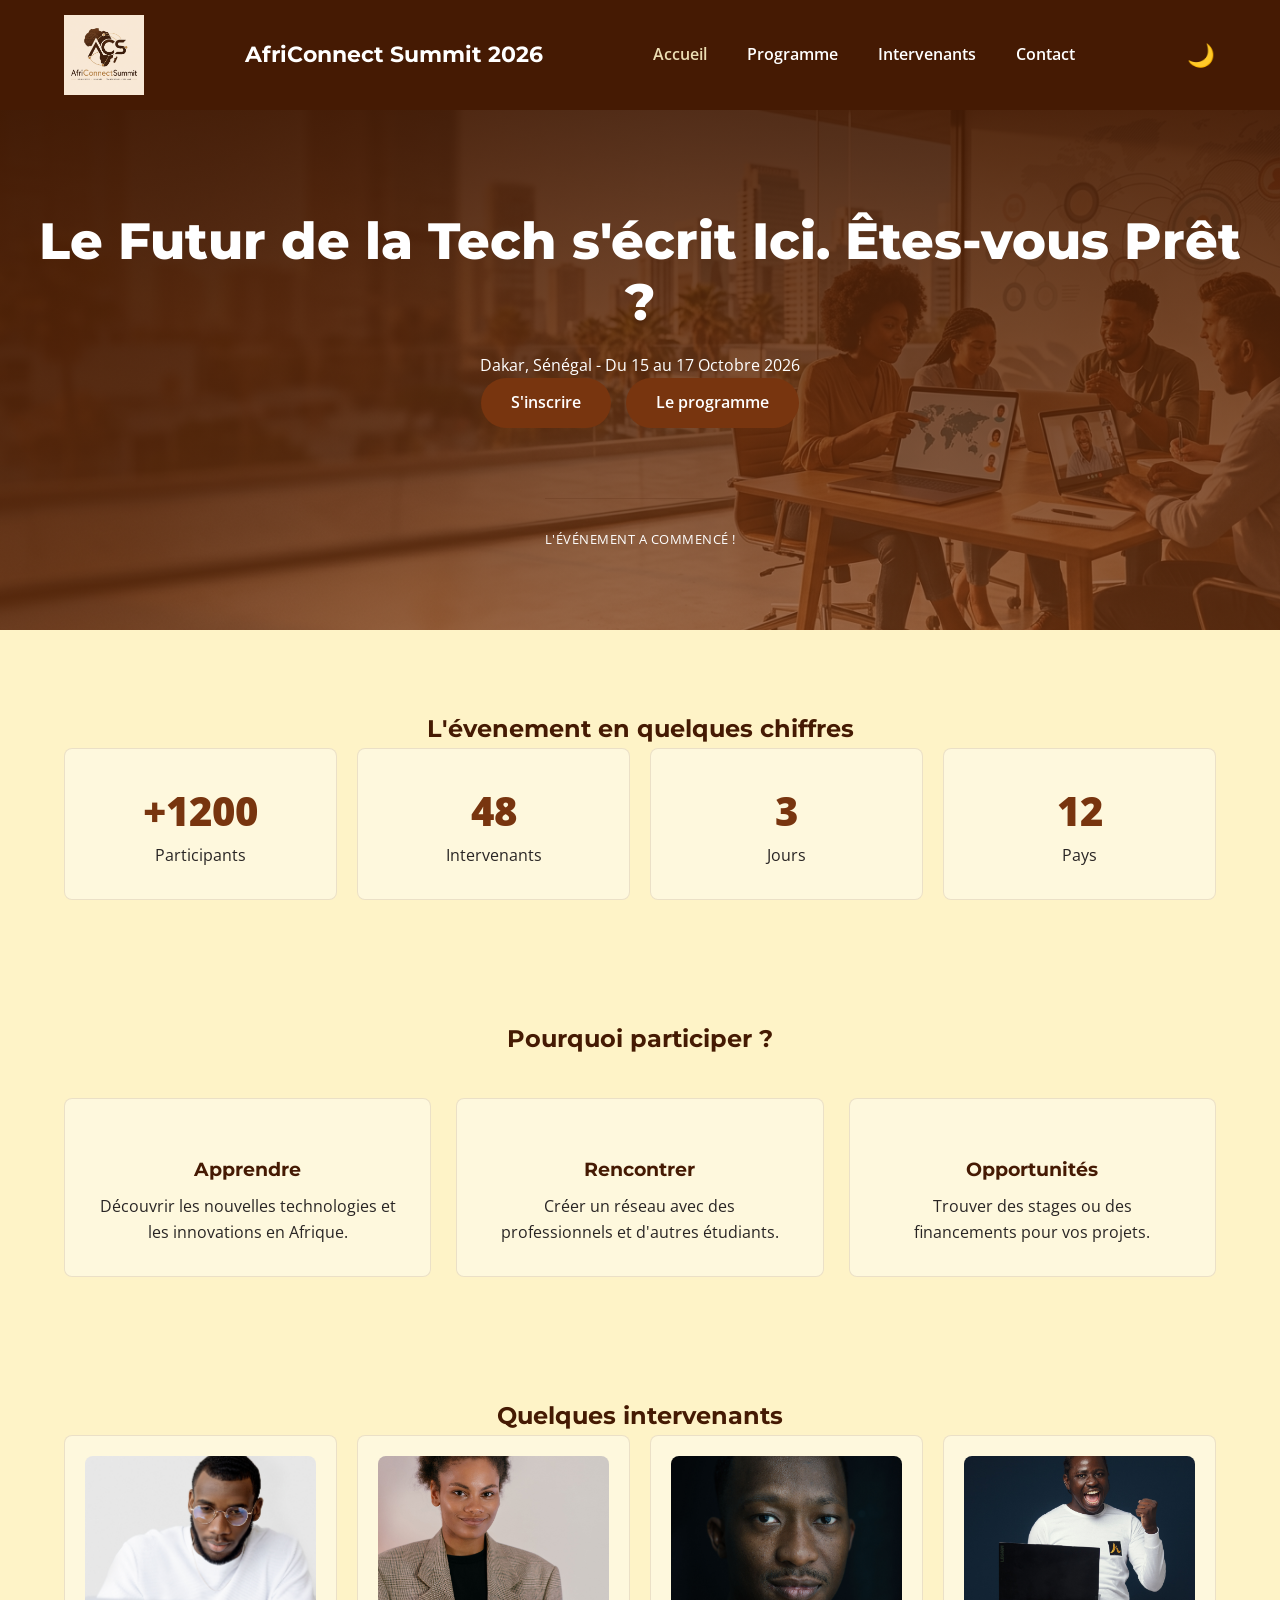
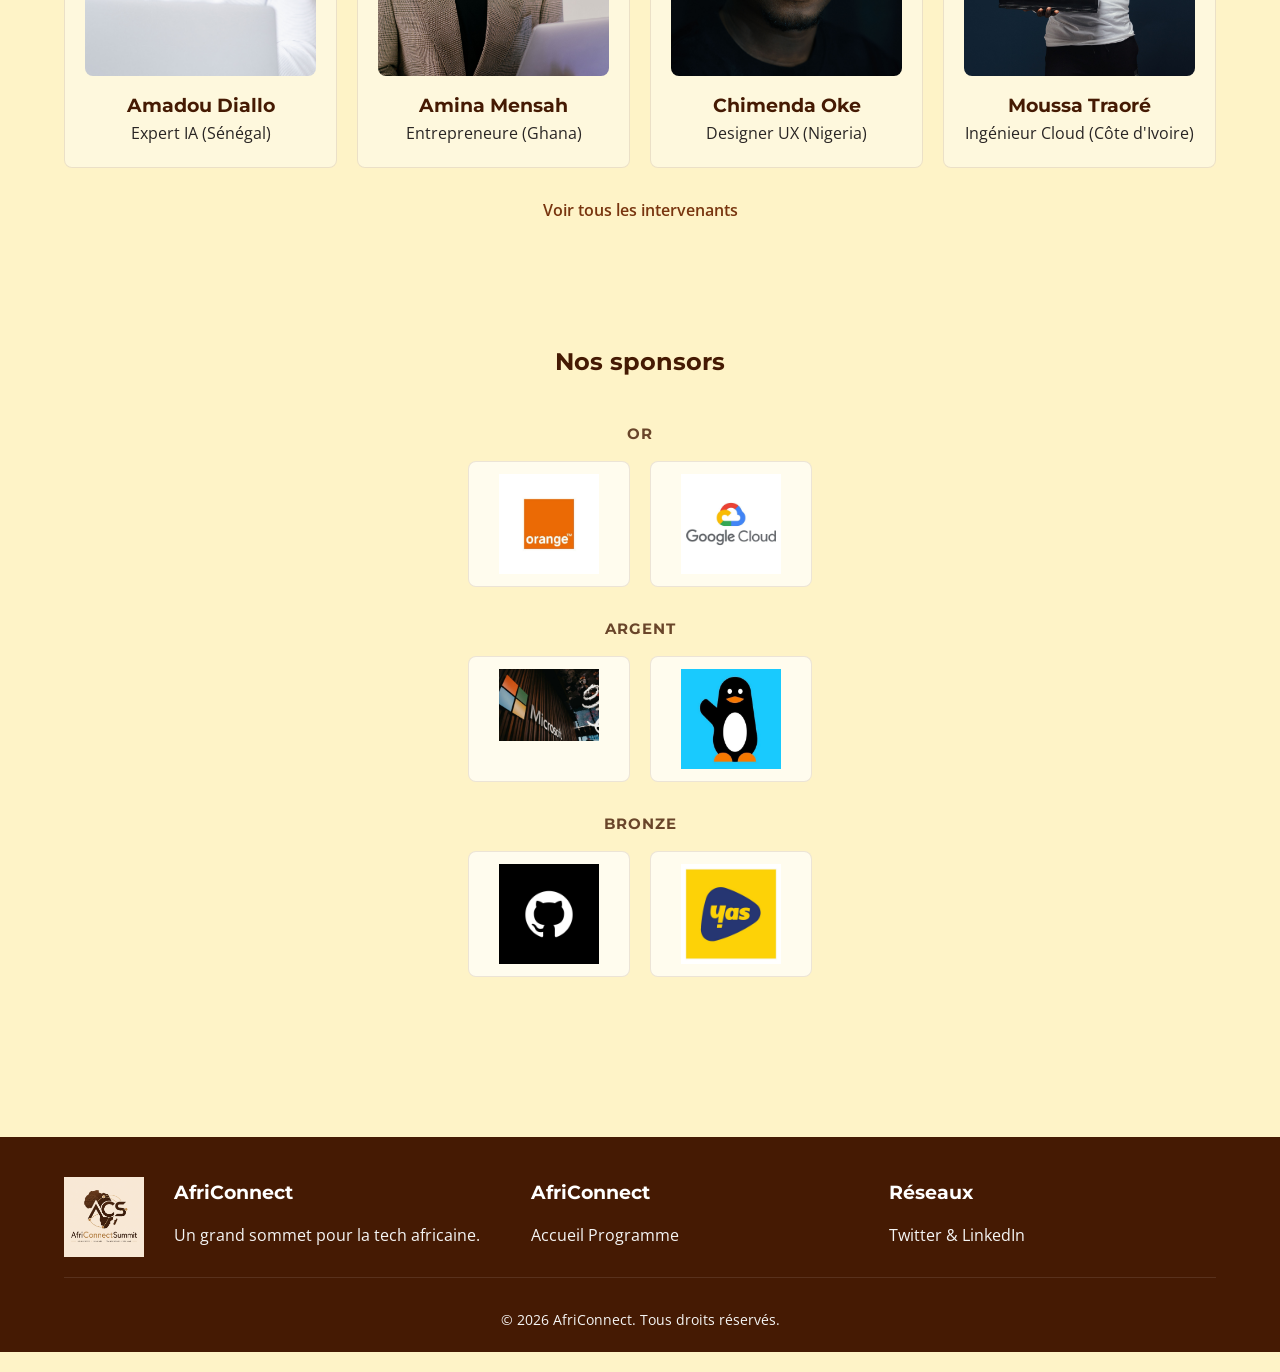
<file: index.html>
<!DOCTYPE html>
<html lang="fr">
<head>
    <meta charset="UTF-8">
    <meta name="viewport" content="width=device-width, initial-scale=1.0">
    <title>AfriConnectSummit—Accueil</title>
<link rel="stylesheet" href="./css/style.css">
</head>
<body>
    <!-- Barre de navigation -->
    <header class="main-header">
        <nav class="navbar">
            <img src="./images/logo.png" width="80" height="80">
            <a href="index.html" class="Nav-logo"  >AfriConnect Summit 2026</a>
            <ul class="Nav-links">
                <li>
                    <a href="index.html" class="active">Accueil</a>
                </li>
                <li>
                    <a href="programme.html">Programme</a>
                </li>
                <li>
                    <a href="intervenants.html">Intervenants</a>
                </li>
                <li>
                    <a href="contact.html">Contact</a>
                </li>
            </ul>
             <div class="nav-buttons">
                <button id="theme-toggle">Mode</button>
                <button class="hamburger">☰</button>
            </div>
        </nav>
    </header>
    <!-- Section principale -->
    <section class="hero">
                <h1>Le Futur de la Tech s'écrit Ici. Êtes-vous Prêt ?</h1>
                <p class="sous-titre">Dakar, Sénégal - Du 15 au 17 Octobre 2026</p>
                <div class="hero-buttons">
                    <a href="contact.html" class="btn">S'inscrire</a>
                    <a href="programme.html" class="btn">Le programme</a>
                </div>
                <!-- compte à rebours -->
                <div class="countdown">
                    <div> <span id="jour">00</span>Jours</div>
                    <div> <span id="heure">00</span>Heures</div>
                   <div> <span id="minute">00</span>Minutes</div>
                    <div> <span id="seconde">00</span>Secondes</div>
                </div>
        </section>
    <main>
       <!-- chiffres clés -->
        <section class="stats">
            <h2>L'évenement en quelques chiffres</h2>
            <div class="stats-container">
                <div class="parti-stats">
                     <span class="num" nombre="1200">0</span>
                    <p>Participants</p>
                </div>
                 <div class="parti-stats">
                     <span class="num" nombre="48">0</span>
                    <p>Intervenants</p>
                </div>
                 <div class="parti-stats">
                     <span class="num" nombre="3">0</span>
                    <p>Jours</p>
                </div>
                 <div class="parti-stats">
                     <span class="num" nombre="12">0</span>
                    <p>Pays</p>
                </div>
            </div>
        </section>
        <!-- arguments -->
        <section class="arguments">
            <h2>Pourquoi participer ?</h2>
            <div class="container-argu">
                <article class="partie-article">
                    <i class="bi bi-cpu"></i>
                    <h3>Apprendre</h3>
                    <p>Découvrir les nouvelles technologies et les innovations en Afrique.</p>
                </article>
                 <article class="partie-article">
                    <i class="bi bi-pop"></i>
                    <h3>Rencontrer</h3>
                    <p>Créer un réseau avec des professionnels et d'autres étudiants.</p>
                </article>
                 <article class="partie-article">
                    <i class="bi bi-stage"></i>
                    <h3>Opportunités</h3>
                    <p>Trouver des stages ou des financements pour vos projets.</p>
                </article>
            </div>
        </section>
        <!-- intervenant vedette -->
        <section class="intervenants">
            <h2>Quelques intervenants</h2>
             <div class="inter-grille">
                <article class="inter-carte">
                    <img src="./images/h1.jpg" alt="Portrait de Amadou Diallo">
                    <h3>Amadou Diallo</h3>
                    <p>Expert IA (Sénégal)</p>
                </article>
                <article class="inter-carte">
                    <img src="./images/f1.jpg" alt="Portrait de Amina Mensah">
                    <h3> Amina Mensah</h3>
                    <p>Entrepreneure (Ghana)</p>
                </article>
                <article class="inter-carte">
                    <img src="./images/h2.jpg" alt="Portrait de Chimenda Oke">
                    <h3> Chimenda Oke</h3>
                    <p>Designer UX (Nigeria)</p>
                </article>
                 <article class="inter-carte">
                    <img src="./images/h3.jpg" alt="Portrait de Moussa Traoré">
                    <h3>Moussa Traoré</h3>
                    <p>Ingénieur Cloud (Côte d'Ivoire)</p>
                </article>
                </div>
                <a href="intervenants.html" class="link-more">Voir tous les intervenants</a>
        </section>
        <!-- sponsors -->
        <section class="sponsors">
            <h2>Nos sponsors</h2>
            <div class="sponsor-level">
                <h3>Or</h3>
                <div class="logo-flex"><div><img src="./images/orange.jpg" alt="" width="100" height="100"></div><div><img src="./images/google.jpg" alt="" width="100" height="100"></div></div>
            </div>

             <div class="sponsor-level">
                <h3>Argent</h3>
                <div class="logo-flex"><div><img src="./images/microsoft.jpg" alt="" width="100" height="100"></div><div><img src="./images/wave.jpg" alt="" width="100" height="100"></div></div>
            </div>
            <div class="sponsor-level">
                <h3>Bronze</h3>
                <div class="logo-flex"><div><img src="./images/github.jpg" alt="" width="100" height="100"></div><div><img src="./images/yas.jpg" alt="" width="100" height="100"></div></div>
            </div>

        </section>
    </main>
    <!-- pied de page -->
    <footer class="footer">
        <div class="grille-footer">
            <img src="./images/logo.png" width="80" height="80">
            <div>
                 <h3>AfriConnect</h3>
                <p>Un grand sommet pour la tech africaine.</p>
            </div>
           
             <div>
                 <h3>AfriConnect</h3>
                <p>
                    <a href="index.html">Accueil</a> 
                    <a href="programme.html">Programme</a>
                </p>
            </div>

             <div>
                 <h3>Réseaux</h3>
                <p>Twitter & LinkedIn</p>
                
        <button id="back-to-top">↑</button>
            </div>
            
        </div>
         <p class="copy">&copy; <span id="year"></span> AfriConnect. Tous droits réservés.</p>

    </footer>
<script src="./js/main.js"></script>
</body>
</html>
</file>
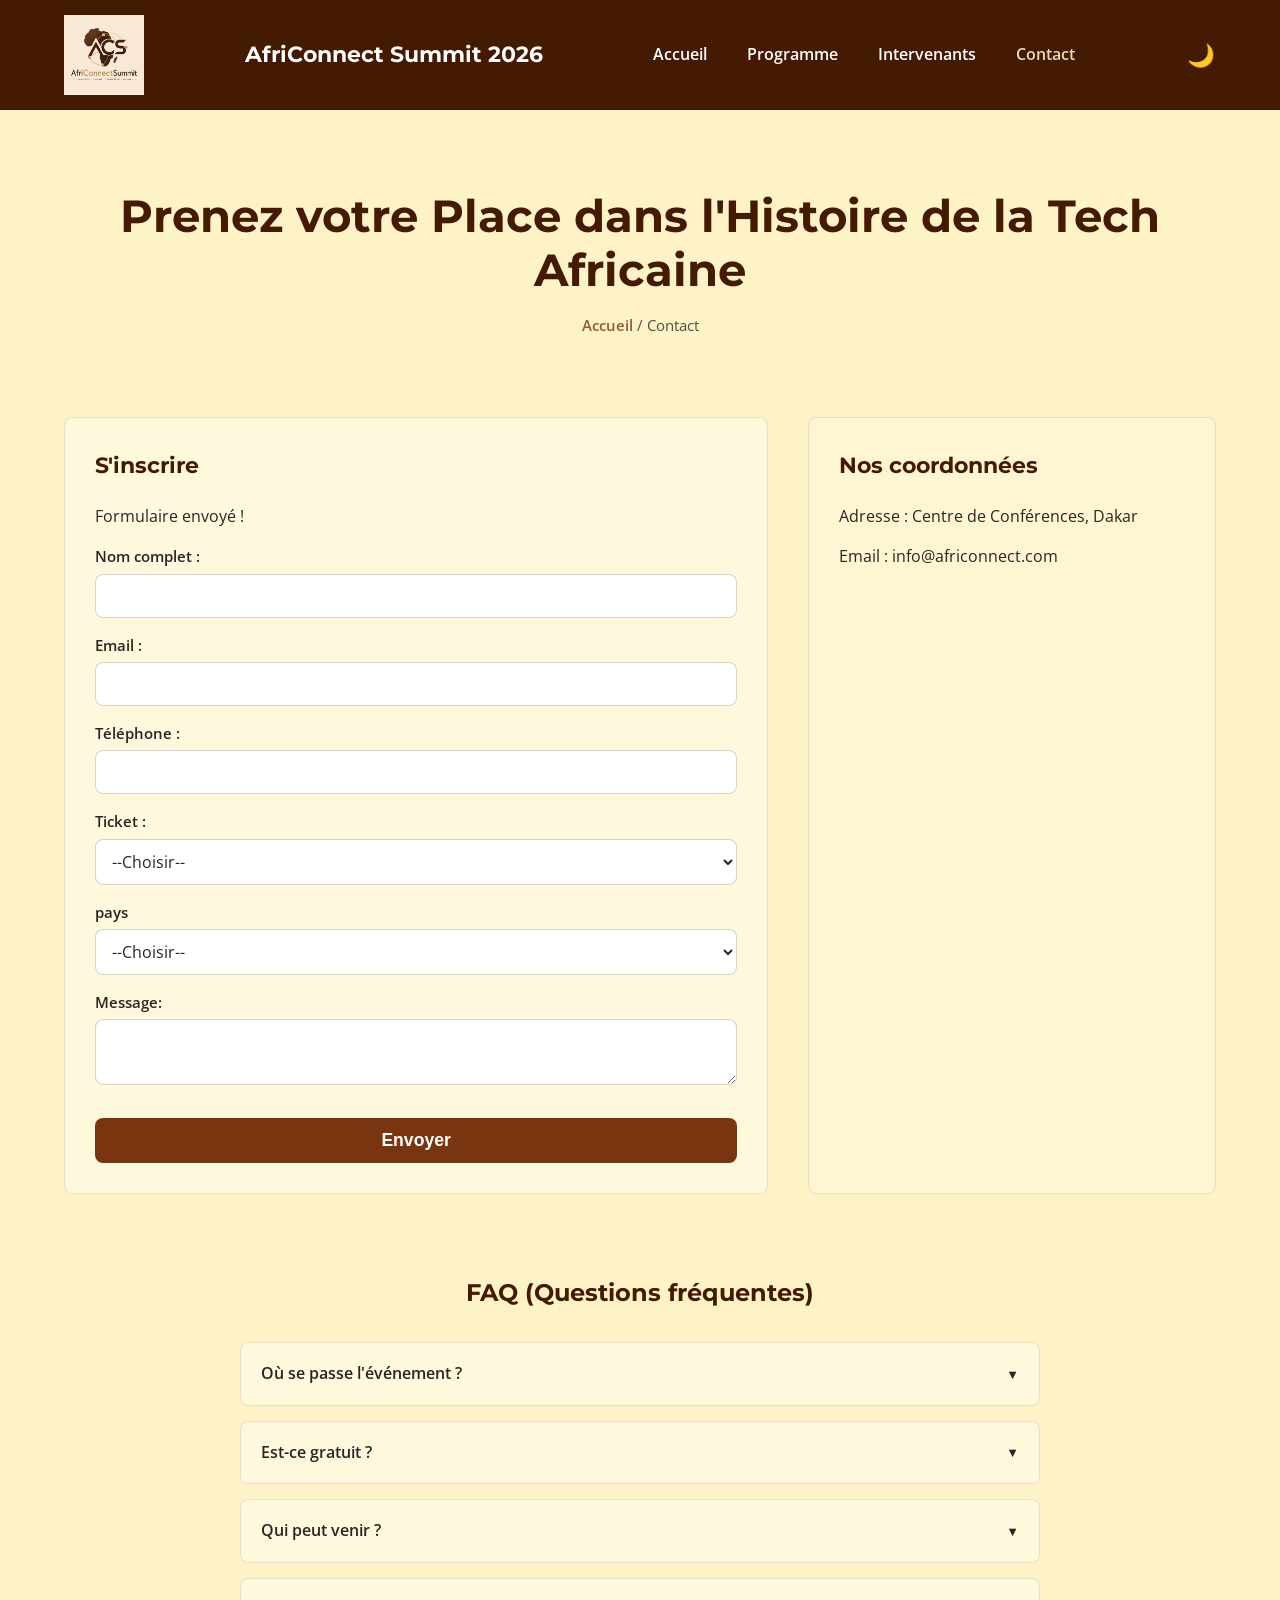
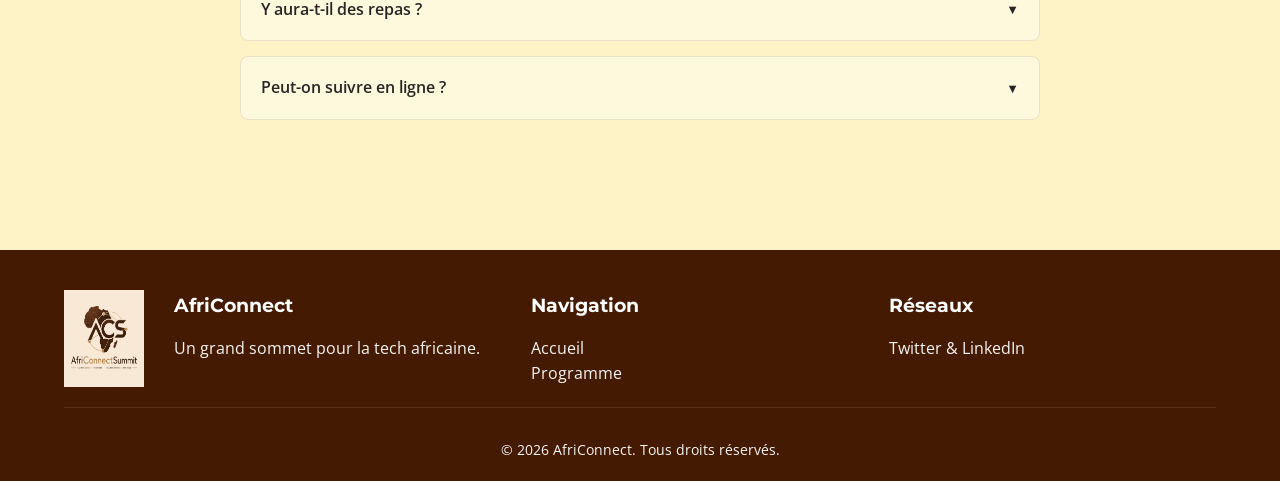
<file: contact.html>
<!DOCTYPE html>
<html lang="fr">
<head>
    <meta charset="UTF-8">
    <meta name="viewport" content="width=device-width, initial-scale=1.0">
    <title>AfriConnectSummit—Contact</title>
<link rel="stylesheet" href="./css/style.css">
</head>
<body>
    <header class="main-header">
        <nav class="navbar">
              <img src="./images/logo.png" width="80" height="80">
            <a href="index.html" class="Nav-logo" >AfriConnect Summit 2026</a>
            <ul class="Nav-links">
                <li>
                    <a href="index.html" >Accueil</a>
                </li>
                <li>
                    <a href="programme.html">Programme</a>
                </li>
                <li>
                    <a href="intervenants.html">Intervenants</a>
                </li>
                <li>
                    <a href="contact.html " class="active" >Contact</a>
                </li>
            </ul>
             <div class="nav-buttons">
                <button id="theme-toggle">mode</button>
                <button class="hamburger">☰</button>
            </div>
        </nav>
    </header>
    

    <main>
        <section class="Titre">
              <h1>Prenez votre Place dans l'Histoire de la Tech Africaine</h1>
            <p class="entete"><a href="index.html">Accueil</a> / Contact</p>
        </section>
        <!-- formulaire et infos -->
        <section class="contact">
            <div class="forme-container">
                <div class="col-forme">
                    <h2>S'inscrire</h2>
                    <div id="success">Formulaire envoyé !</div>
                    <form action="" id="forme">
                        <label>Nom complet :</label>
                        <input type="text" id="nom">
                        <span class="erreur" id="err-name"></span>

                        <label>Email :</label>
                        <input type="email" id="email">
                        <span class="erreur" id="err-email"></span>


                        <label>Téléphone :</label>
                        <input type="tel" id="tel">
                        <span class="erreur" id="err-phone"></span>

                        <label>Ticket :</label>
                        <select id="ticket">
                            <option value="">--Choisir--</option>
                            <option value="1">Standard</option>
                            <option value="2">Premium</option>
                        </select>
                        <span class="erreur" id="err-ticket"></span>

                        <label for="">pays </label>
                        <select name="" id="pays">
                            <option value="">--Choisir--</option>
                            <option value="SN">Sénégal</option><option value="CI">Côte d'Ivoire</option>
                            <option value="MA">Maroc</option><option value="NG">Nigeria</option>
                            <option value="GH">Ghana</option><option value="CM">Cameroun</option>
                            <option value="ML">Mali</option><option value="BF">Burkina Faso</option>
                            <option value="TG">Togo</option><option value="BJ">Bénin</option>
                        </select>
                        <span class="erreur" id="err-pays"></span>
                        <label for="">Message:</label>
                        <textarea name="" id="Message"></textarea>
                        <span class="erreur" id="err-message"></span>
                        <button type="submit">Envoyer</button>
                    </form>
                </div>
                <!-- carte google map -->
                <div class="col-info">
                    <h2>Nos coordonnées</h2>
                    <p>Adresse : Centre de Conférences, Dakar</p>
                    <p>Email : info@africonnect.com</p>
                    <iframe src="https://google.com" width="100%" height="200" style="border:0;" 
                    allowfullscreen="" loading="lazy"></iframe>
                </div>
            </div>
        </section>
        <!-- FAQ Accordéon en CSS Pur (Sans JS) -->
        <section class="faq">
            <h2>FAQ (Questions fréquentes)</h2>
            <div class="accordion">
                <div class="faq-item">
                 <input type="checkbox" id="q1">
                    <label for="q1">Où se passe l'événement ?</label>
                    <div class="content"><p>L'événement se passe à Dakar.</p></div>
                </div>
                <div class="faq-item">
                    <input type="checkbox" id="q2">
                    <label for="q2" >Est-ce gratuit ?</label>
                    <div class="content"><p>Non, l'inscription est obligatoire via le formulaire.</p></div>
                </div>
                <div class="faq-item">
                    <input type="checkbox" id="q3">
                    <label for="q3">Qui peut venir ?</label>
                    <div class="content"><p>Tout le monde (étudiants, pros, passionnés).</p></div>
                </div>
                 <div class="faq-item">
                    <input type="checkbox" id="q4">
                    <label for="q4">Y aura-t-il des repas ?</label>
                    <div class="content"><p>Oui, pour les tickets Premium.</p></div>
                </div>
                <div class="faq-item">
                    <input type="checkbox" id="q5">
                    <label for="q5">Peut-on suivre en ligne ?</label>
                    <div class="content"><p>Oui, les liens seront envoyés par mail.</p></div>
                </div>
            </div>
        </section>

    </main>

<footer class="footer">
    <div class="grille-footer">
          <img src="./images/logo.png" width="80" height="80">
        <div>
            <h3>AfriConnect</h3>
            <p>Un grand sommet pour la tech africaine.</p>
        </div>

        <div>
            <h3>Navigation</h3>
            <p><a href="index.html">Accueil</a></p>
            <p><a href="programme.html">Programme</a></p>
        </div>

        <div>
            <h3>Réseaux</h3>
            <p>Twitter & LinkedIn</p>
        </div>

    </div>

    <p class="copy">
        &copy; <span id="year"></span> AfriConnect. Tous droits réservés.
    </p>

    <button id="back-to-top">↑</button>
</footer>

    
    <script src="./js/main.js"></script>
</body>
</html>
</file>
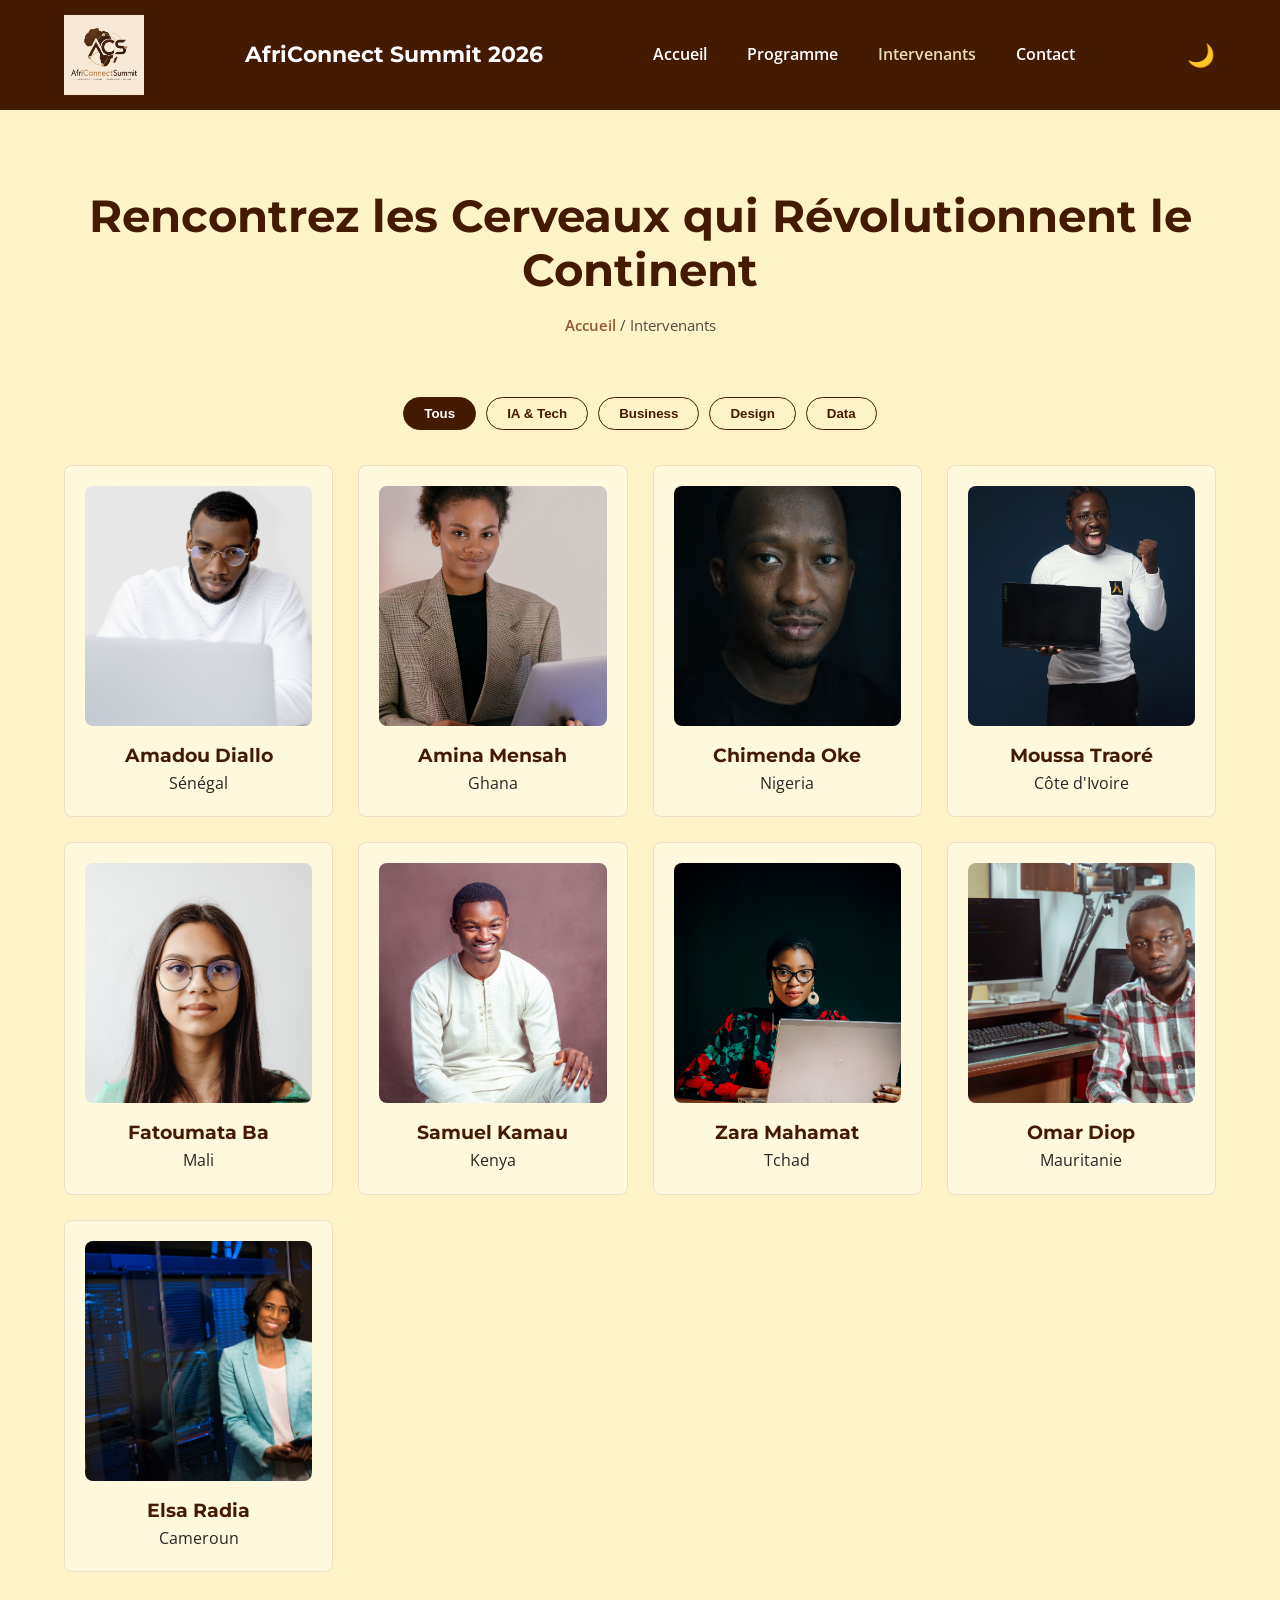
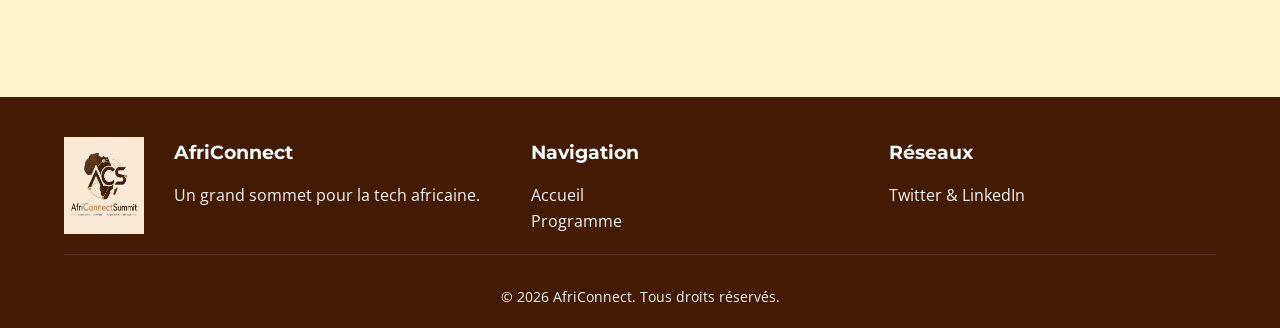
<file: intervenants.html>
<!DOCTYPE html>
<html lang="fr">
<head>
    <meta charset="UTF-8">
    <meta name="viewport" content="width=device-width, initial-scale=1.0">
    <title>AfriConnectSummit—Intervenants</title>
<link rel="stylesheet" href="./css/style.css">
</head>
<body>
    <header class="main-header">
        <nav class="navbar">
              <img src="./images/logo.png" width="80" height="80">
            <a href="index.html" class="Nav-logo" >AfriConnect Summit 2026</a>
            <ul class="Nav-links">
                <li>
                    <a href="index.html" >Accueil</a>
                </li>
                <li>
                    <a href="programme.html">Programme</a>
                </li>
                <li>
                    <a href="intervenants.html" class="active">Intervenants</a>
                </li>
                <li>
                    <a href="contact.html">Contact</a>
                </li>
            </ul>
             <div class="nav-buttons">
                <button id="theme-toggle">mode</button>
                <button class="hamburger">☰</button>
            </div>
        </nav>
    </header>

    <main>
        <section class="Titre">
              <h1>Rencontrez les Cerveaux qui Révolutionnent le Continent</h1>
            <p class="entete"><a href="index.html">Accueil</a> / Intervenants</p>
        </section>
        <!-- filtre js -->
        <section class="filtre">
            <button class="filtre-btn active" data-cat="all">Tous</button>
            <button class="filtre-btn" data-cat="tech">IA &amp; Tech</button>
            <button class="filtre-btn" data-cat="business">Business</button>
            <button class="filtre-btn" data-cat="design">Design</button>
            <button class="filtre-btn" data-cat="data">Data</button>
        </section>
        <!-- grille des 9 intervenants -->
        <section class="intervenants-liste">
            <div class="grille-intervenants">
                <article class="intervenant-card" categorie="tech"><img src="./images/h1.jpg" alt="Photo 1"><h3>Amadou Diallo</h3><p>Sénégal</p></article>
                <article class="intervenant-card" categorie="business"><img src="./images/f1.jpg" alt="Photo 2"><h3>Amina Mensah</h3><p>Ghana</p></article>
                <article class="intervenant-card" categorie="design"><img src="./images/h2.jpg" alt="Photo 3"><h3>Chimenda Oke</h3><p>Nigeria</p></article>
                <article class="intervenant-card" categorie="data"><img src="./images/h3.jpg" alt="Photo 4"><h3>Moussa Traoré</h3><p>Côte d'Ivoire</p></article>
                <article class="intervenant-card" categorie="tech"><img src="./images/f3.jpg" alt="Photo 5"><h3>Fatoumata Ba</h3><p>Mali</p></article>
                <article class="intervenant-card" categorie="business"><img src="./images/h4.jpg" alt="Photo 6"><h3>Samuel Kamau</h3><p>Kenya</p></article>
                <article class="intervenant-card" categorie="design"><img src="./images/f4.jpg" alt="Photo 7"><h3>Zara Mahamat</h3><p>Tchad</p></article>
                <article class="intervenant-card" categorie="data"><img src="./images/h5.jpg" alt="Photo 8"><h3>Omar Diop</h3><p>Mauritanie</p></article>
                <article class="intervenant-card" categorie="tech"><img src="./images/f2.jpg" alt="Photo 9"><h3>Elsa Radia</h3><p>Cameroun</p></article>
            </div>

        </section>

    </main>

<footer class="footer">
    <div class="grille-footer">
          <img src="./images/logo.png" width="80" height="80">
        <div>
            <h3>AfriConnect</h3>
            <p>Un grand sommet pour la tech africaine.</p>
        </div>

        <div>
            <h3>Navigation</h3>
            <p><a href="index.html">Accueil</a></p>
            <p><a href="programme.html">Programme</a></p>
        </div>

        <div>
            <h3>Réseaux</h3>
            <p>Twitter & LinkedIn</p>
        </div>

    </div>

    <p class="copy">
        &copy; <span id="year"></span> AfriConnect. Tous droits réservés.
    </p>

    <button id="back-to-top">↑</button>
</footer>

    <script src="./js/main.js"></script>
</body>
</html>
</file>
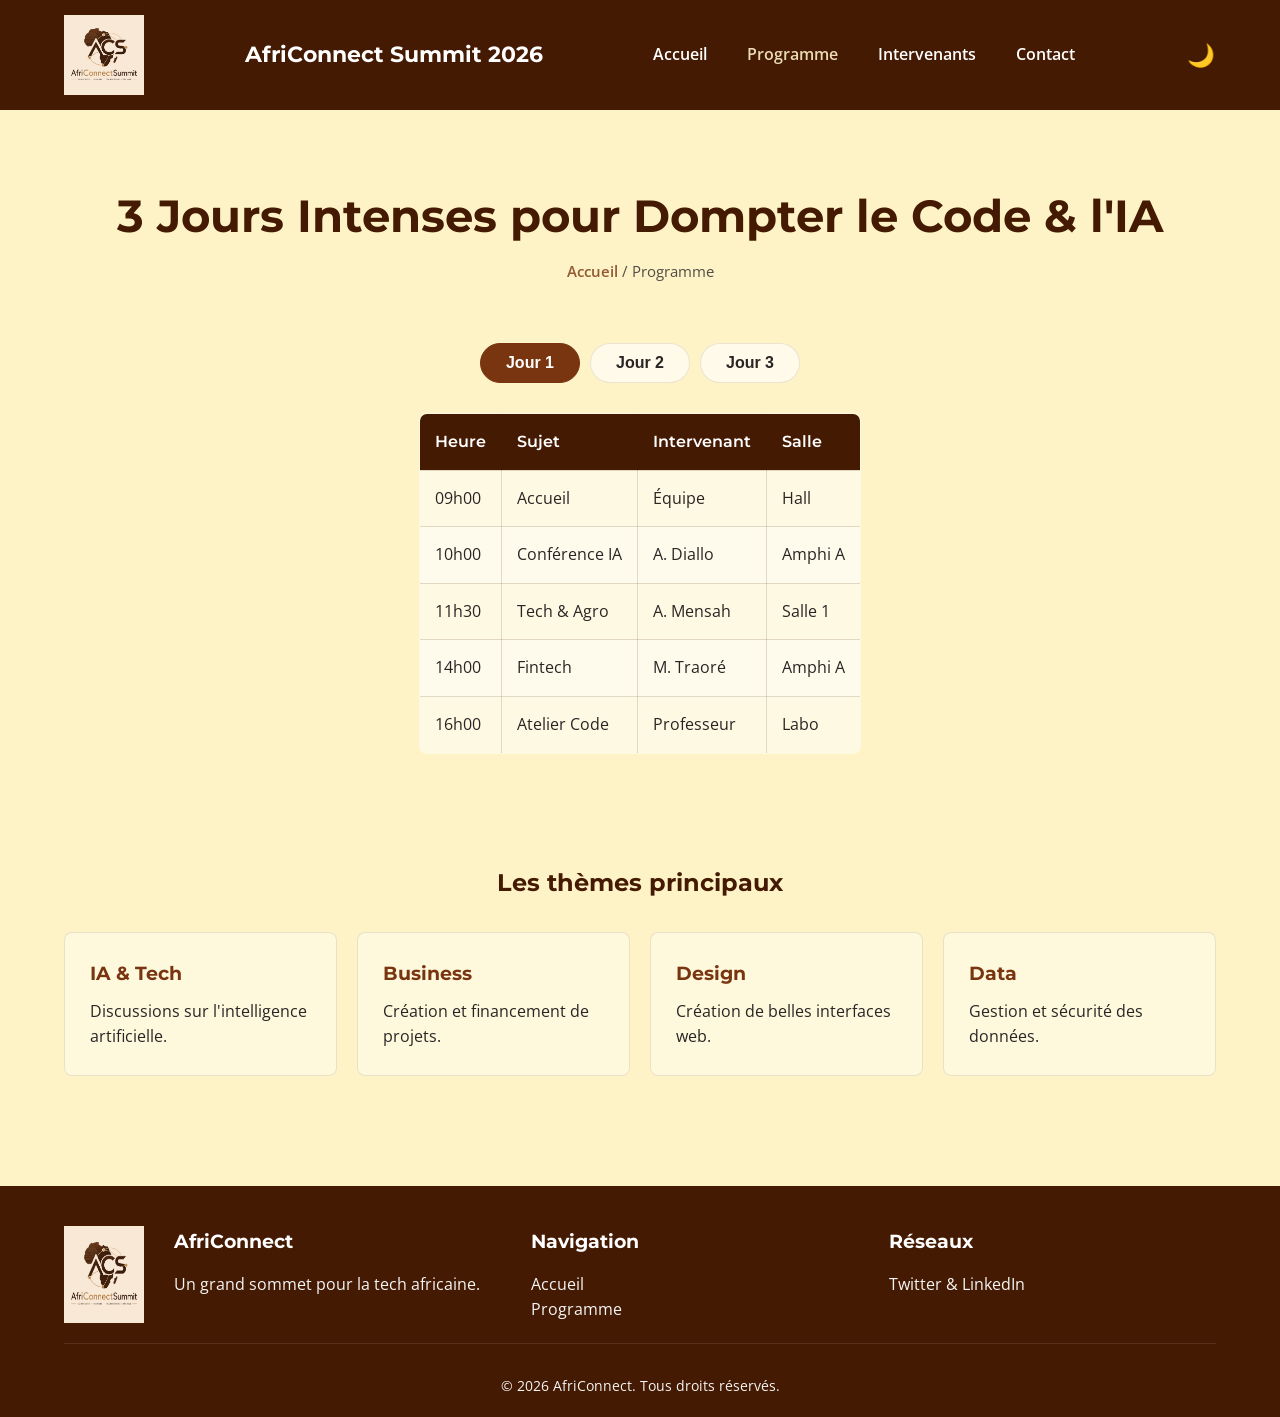
<file: programme.html>
<!DOCTYPE html>
<html lang="fr">
<head>
    <meta charset="UTF-8">
    <meta name="viewport" content="width=device-width, initial-scale=1.0">
    <title>AfriConnectSummit—Programme</title>
<link rel="stylesheet" href="./css/style.css">
</head>
<body>
   <header class="main-header">
        <nav class="navbar">
              <img src="./images/logo.png" width="80" height="80">
            <a href="index.html" class="Nav-logo" >AfriConnect Summit 2026</a>
            <ul class="Nav-links">
                <li>
                    <a href="index.html" >Accueil</a>
                </li>
                <li>
                    <a href="programme.html" class="active">Programme</a>
                </li>
                <li>
                    <a href="intervenants.html">Intervenants</a>
                </li>
                <li>
                    <a href="contact.html">Contact</a>
                </li>
            </ul>
             <div class="nav-buttons">
                <button id="theme-toggle">mode</button>
                <button class="hamburger">☰</button>
            </div>
        </nav>
    </header>


    <main>
        <section  class="Titre">
            <h1>3 Jours Intenses pour Dompter le Code & l'IA</h1>
            <p class="entete"><a href="index.html">Accueil</a> / Programme</p>
        </section>
        <!-- onglet java -->
        <section class="Programme">
             <div class="tabs">
                <button class="tab-link active" nombre-j="1">Jour 1</button>
                <button class="tab-link"nombre-j="2">Jour 2</button>
                <button class="tab-link" nombre-j="3">Jour 3</button>
                </div>
                <!-- tableau planning -->
                <div class="tabs">
                    <div id="jour-1" class="panel active">
                    <table border="1">
                        <thead>
                            <tr><th>Heure</th><th>Sujet</th><th>Intervenant</th><th>Salle</th></tr>
                        </thead>
                        <tbody>
                            <tr><td>09h00</td><td>Accueil</td><td>Équipe</td><td>Hall</td></tr>
                            <tr><td>10h00</td><td>Conférence IA</td><td>A. Diallo</td><td>Amphi A</td></tr>
                            <tr><td>11h30</td><td>Tech & Agro</td><td>A. Mensah</td><td>Salle 1</td></tr>
                            <tr><td>14h00</td><td>Fintech</td><td>M. Traoré</td><td>Amphi A</td></tr>
                            <tr><td>16h00</td><td>Atelier Code</td><td>Professeur</td><td>Labo</td></tr>
                        </tbody>
                    </table>
                </div>
                
                <div id="jour-2" class="panel">
                <table border="1">
                    <thead>
                        <tr><th>Heure</th><th>Sujet</th><th>Intervenant</th><th>Salle</th></tr>
                    </thead>
                    <tbody>
                        <tr><td>09h00</td><td>Design UI</td><td>C. Oke</td><td>Amphi B</td></tr>
                        <tr><td>10h30</td><td>Data Science</td><td>Invité 1</td><td>Salle 2</td></tr>
                        <tr><td>14h00</td><td>Web3 Afrique</td><td>Invité 2</td><td>Amphi A</td></tr>
                        <tr><td>15h30</td><td>Startups</td><td>Jury</td><td>Hall</td></tr>
                        <tr><td>17h00</td><td>Concours Pitch</td><td>Candidats</td><td>Amphi A</td></tr>
                    </tbody>
                </table>
            </div>

           
        <div id="jour-3" class="panel" >
            <table border="1">
                <thead>
                    <tr><th>Heure</th><th>Sujet</th><th>Intervenant</th><th>Salle</th></tr>
                </thead>
                <tbody>
                    <tr><td>09h30</td><td>Cybersécurité</td><td>Invité 3</td><td>Salle 1</td></tr>
                    <tr><td>11h00</td><td>Green Tech</td><td>Invité 4</td><td>Amphi B</td></tr>
                    <tr><td>14h00</td><td>Bonnes pratiques JS</td><td>R. Diassé</td><td>Labo</td></tr>
                    <tr><td>15h30</td><td>Remise des prix</td><td>Jury</td><td>Amphi A</td></tr>
                    <tr><td>16h30</td><td>Clôture</td><td>Tous</td><td>Hall</td></tr>
                </tbody>
            </table>
        </div>
    </div>
        </section>
        <!-- grille -->
        <section class="theme">
             <h2>Les thèmes principaux</h2>
             <div class="themes-grid">
                <div class="theme-card"><h3>IA &amp; Tech</h3><p>Discussions sur l'intelligence artificielle.</p></div>
                <div class="theme-card"><h3>Business</h3><p>Création et financement de projets.</p></div>
                <div class="theme-card"><h3>Design</h3><p>Création de belles interfaces web.</p></div>
                <div class="theme-card"><h3>Data</h3><p>Gestion et sécurité des données.</p></div>
            </div>
        </section>
    </main>

<footer class="footer">
    <div class="grille-footer">
          <img src="./images/logo.png" width="80" height="80">
        <div>
            <h3>AfriConnect</h3>
            <p>Un grand sommet pour la tech africaine.</p>
        </div>

        <div>
            <h3>Navigation</h3>
            <p><a href="index.html">Accueil</a></p>
            <p><a href="programme.html">Programme</a></p>
        </div>

        <div>
            <h3>Réseaux</h3>
            <p>Twitter & LinkedIn</p>
        </div>

    </div>

    <p class="copy">
        &copy; <span id="year"></span> AfriConnect. Tous droits réservés.
    </p>

    <button id="back-to-top">↑</button>
</footer>

    
    <script src="./js/main.js"></script>
</body>
</html>
</file>
<file: css/style.css>
@import url('https://fonts.googleapis.com/css2?family=Montserrat:wght@400;700&family=Open+Sans:wght@400;600&display=swap');
/* Déclaration des 8 variables css obligatoires */
:root {
    /* polices écritures */
    --police-titre: 'Montserrat',sans-serif;
    --police-corps: 'Open Sans',sans-serif;
    /* couleurs principales */
    --couleur-primaire: #78350f;
    --couleur-secondaire: #451a03;
    /* fond et texte */
    --couleur-fond:#fef3c7; 
    --couleur-texte: #292524;  
    /* design */
    --arrondi-composant: 8px;
    --transition-vitesse: 0.3s ease ;

}
/* dark mode basé sur le gris */
body.dark-mode {
    --couleur-fond: #1c1917;  
    --couleur-texte: #f5f5f4;    
    --couleur-primaire: #fcd34d;
    --couleur-secondaire: #2e2a24; 
}

* {
    margin: 0;
    padding: 0;
    box-sizing: border-box;
}

body{
    font-family: var(--police-corps);
    background-color: var(--couleur-fond);
    color: var(--couleur-texte);
    line-height: 1.6;
     /* Transition fluide pour le changement de thème */
    transition: background-color var(--transition-vitesse), color var(--transition-vitesse);

}
/* Application de la police sur tous les titres */
h1,h2,h3,h4 {
    font-family: var(--police-titre);
    color: var(--couleur-secondaire);
    transition: color var(--transition-vitesse);
}
img {
    max-width: 100%;
    height: auto;
    display: block;
}
/* Ajustement de la couleur des titres en mode sombre */
body.dark-mode h1,
body.dark-mode h2,
body.dark-mode h3,
body.dark-mode h4 {
    color: var(--couleur-texte);
    }
/* Nettoyage des liens et des listes */
a {
    text-decoration: none;
    color: inherit;
}

ul {
    list-style: none;
}
/* --- BARRE DE NAVIGATION (HEADER) --- */

.main-header {
    background-color: var(--couleur-secondaire);
    color: #ffffff; 
    position: sticky; /* Reste fixé en haut au défilement */
    top: 0;
    z-index: 1000;
    padding: 15px 5%;
    width: 100%;
}

.navbar{
    display: flex;
    justify-content: space-between;/* Espace entre le logo, les liens et les boutons */
    align-items: center;
    width: 100%;
    max-width: 1200px;
    margin: 0 auto;
}
.navbar.navbar-scrolled {
    padding-top: 10px;
    padding-bottom: 10px;
    background-color: var(--couleur-secondaire);
    box-shadow: 0 10px 30px rgba(0, 0, 0, 0.2);
}
.navbar img {
    object-fit: contain;
}

.Nav-logo{
    font-family: var(--police-titre);
    font-size: 1.4rem;
    font-weight: bold;
    color: #ffffff;
    white-space: nowrap;
}

.Nav-links{
    display: flex;
    gap: 20px;
}

.Nav-links a {
    color: white; 
    font-weight: 600;
    padding: 5px 10px;
    transition: color var(--transition-vitesse);
    font-size:1rem;
}
/* Effet au survol et lien actif */
.Nav-links a:hover, 
.Nav-links a.active {
    color: var(--couleur-fond); /* Devient marron chaud au survol */
    opacity: 0.9;
}

/* Boutons d'actions de la navbar */
.nav-buttons {
    display: flex;
    align-items: center;
    gap: 15px;
}

#theme-toggle {
    background: transparent;
    border: none;
    color: #ffffff;
    font-size: 0;
    cursor: pointer;
    position: relative;
    width: 30px;
    height: 30px;
    display: flex;
    align-items: center;
    justify-content: center;
}
#theme-toggle::after {
    content: "🌙";       
    font-size: 1.4rem;  
    position: absolute;

}

.hamburger {
    background: transparent;
    border: none;
    color: white;
    font-size: 1.6rem;
    cursor: pointer;
    display: none;
}

#theme-toggle:hover,
.hamburger:hover {
    transform: scale(1.1);
    transition: transform var(--transition-vitesse);
}
main {
    display: block; 
    width: 100%;
    padding: 20px 5%; 
}
.footer {
    width: 100%;
    max-width: 100%;
    margin: 50px 0 0 0;
    padding: 40px 5% 20px;
    background-color: var(--couleur-secondaire);
    color: #f5f5f4;
    width: 100%;
}

.grille-footer{
    display: flex;
    justify-content: space-between;
    flex-wrap: wrap;/* Permet de passer à la ligne sur petit écran */
    gap: 30px;
    margin-bottom: 30px;
    border-bottom: 1px solid rgba(255, 255, 255, 0.1);
    padding-bottom: 20px;
}

.grille-footer div {
    flex: 1;
    min-width: 200px;/* Évite que les colonnes soient trop écrasées */
}

.footer h3 {
    color: #ffffff;
    margin-bottom: 15px;
    font-size: 1.2rem;
}

.footer a {
    color:  #f5f5f4;
}
.footer a:hover {
    text-decoration: underline;
}


.copy {
    text-align: center;
    font-size:  0.9rem;
    position: relative;
}
#back-to-top{
    position: fixed;
    bottom: 20px;
    right: 20px;
    background-color: var(--couleur-primaire);
    color: #ffffff;
    border: none;
    width: 40px;
    height: 40px;
    border-radius: 50%;
    cursor: pointer;
    font-size: 1.2rem;
    display: none;
    z-index: 999;
    align-items: center;
    justify-content: center;
    line-height: 1;
}
/* --- ADAPTABILITÉ MOBILE (RESPONSIVE) --- */
@media (max-width:375px){
    .navbar{
        padding: 0;
    }
    .navbar img{
        width:45px;
        height:45px;
    }
    .Nav-logo{
        font-size:0.8rem;
    }
    .nav-buttons{
        gap:5px;
    }
    #theme-toggle{
        width:25px;
        height:25px;
    }
    .hamburger{
        font-size:1.4rem;
    }
}
@media (max-width:768px){
    .Nav-logo{
        font-size:1rem;
    }
    .Nav-links{
        display:none;
        flex-direction:column;
        position:absolute;
        top:80px;
        left:0;
        width:100%;
        background:var(--couleur-secondaire);
        padding:20px;
        text-align:center;
    }
    .Nav-links.active{
        display:flex;
    }
    .Nav-links a{
        font-size:1rem;
        padding:10px 0;
    }
    .hamburger{
        display:block;
    }
      .grille-footer{
        flex-direction:column;
        text-align:center;
        align-items:center;
    }
    .grille-footer div{
        width:100%;
    }
    } 
  
    

@media (max-width:991px){
    .navbar{
        justify-content: space-between;
    }
    .Nav-logo{
        font-size:1.1rem;
    }
    .Nav-links{
        display:none;
        flex-direction:column;
        position:absolute;
        top:90px;
        left:0;
        width:100%;
        background:var(--couleur-secondaire);
        padding:20px;
        text-align:center;
    }
    .Nav-links.active{
        display:flex;
    }
    .hamburger{
        display:block;
    }

}
.hero{
    background: linear-gradient(to bottom, rgba(69, 26, 3, 0.9), rgba(120, 53, 15, 0.7)),
    url('../images/image_arriere-plan.png') no-repeat center center;
     background-size: cover; 
    background-attachment: scroll;
    width: 100%; 
    max-width: 100%;
    padding: 100px 20px 80px 20px;
    text-align: center;
    color: #ffffff; 
    display: flex;
    flex-direction: column;
    justify-content: center;
    align-items: center;
}
.hero h1, 
.hero .sous-titre { 
    color: #ffffff !important;
    text-align: center; 
    width: 100%;        
}

.hero h1 {
    font-size: clamp(1.8rem, 4vw, 3.5rem);
    line-height: 1.2;
    margin-bottom: 20px;
    font-weight: 800;
}
 .hero-buttons{
    display: flex;
    justify-content: center;
    gap: 15px;
    flex-wrap: wrap;
    margin-bottom: 40px;
 }

.hero .btn{
    display: inline-block;
    background-color: var(--couleur-primaire);
    color: #ffffff;
    padding: 12px 30px;
    border-radius: 50px;
    font-weight: 600;
    transition: transform var(--transition-vitesse), box-shadow var(--transition-vitesse);
}
.hero .btn:hover {
    transform: translateY(-3px);
    box-shadow: 0 10px 20px rgba(120, 53, 15, 0.2);
}

.countdown{
    display: flex;
    justify-content: center;
    gap: clamp(15px, 4vw, 35px); 
    border-top: 1px solid rgba(69, 26, 3, 0.15);
    padding-top: 30px;
    max-width: 500px;
    margin: 30px auto 0 auto;
}
 .countdown div{
    text-align: center;
 }

 .countdown span{
    font-size: clamp(1.6rem, 3vw, 2.5rem);
    font-weight: 800;
    color: whitesmoke;
    display: block;
 }

 .countdown p{
    font-size: 0.8rem;
    text-transform: uppercase;
    letter-spacing: 0.5px;
 }

 .stats{
    padding: 60px 0;
    text-align: center;
    max-width: 1200px;
    margin: 0 auto;
 }
 /* Bento Grid pour les statistiques ou arguments */
 .stats-container{
    display: grid;
    grid-template-columns: repeat(auto-fit, minmax(200px, 1fr));
    gap: 20px
 }
.parti-stats{
    background-color: rgba(255, 255, 255, 0.4);
    border: 1px solid rgba(69, 26, 3, 0.1);
    border-radius: var(--arrondi-composant);
    padding: 30px 20px;
    transition: transform var(--transition-vitesse);
}

.parti-stats:hover{
    transform: translateY(-5px);
}
.parti-stats .num{
    font-size: 2.5rem;
    font-weight: 800;
    color: var(--couleur-primaire);
    display: block;
}
.arguments {
    padding: 60px 0;
    max-width: 1200px;
    margin: 0 auto;
    text-align: center;
}
.arguments h2{
    margin-bottom: 40px ;
}
.container-argu{
    display: grid;
    grid-template-columns: repeat(auto-fit, minmax(260px, 1fr));
    gap: 25px;
}

.partie-article{
    background-color: rgba(255, 255, 255, 0.4);
    border: 1px solid rgba(69, 26, 3, 0.1);
    border-radius: var(--arrondi-composant);
    padding: 30px;
    transition: transform var(--transition-vitesse);
}
.partie-article:hover{
    transform: translateY(-5px);
}

.partie-article i {
    font-size: 2.5rem;
    color: var(--couleur-primaire);
    display: inline-block;
    margin-bottom: 15px;
}

.partie-article h3{
    margin-bottom: 10px;
}
.intervenants{
    padding: 60px 0;
    max-width: 1200px;
    margin: 0 auto;
    text-align: center;
}
.inter-grille{
    display: grid;
    grid-template-columns: repeat(auto-fit, minmax(220px, 1fr));
    gap: 20px;
}
.inter-carte{
    background-color: rgba(255, 255, 255, 0.4);
    border: 1px solid rgba(69, 26, 3, 0.1);
    border-radius: var(--arrondi-composant);
    padding: 20px;
}
.inter-carte img {
    width: 100%;
    height: 220px;
    object-fit: cover; 
    border-radius: var(--arrondi-composant);
    margin-bottom: 15px;
}
.link-more{
    display: inline-block;
    margin-top: 30px;
    color: var(--couleur-primaire);
    font-weight: 600;
    transition: color var(--transition-vitesse);
}
.link-more:hover{
    text-decoration: underline;
}
/* --- SECTION SPONSORS (Flexbox Centré) --- */
.sponsors{
    padding: 60px 0;
    max-width: 1200px;
    margin: 0 auto;
    text-align: center;
}

.sponsors h2{
    margin-bottom: 40px;
}
/* Sponsors Flexbox */
.sponsor-level{
    margin-bottom: 30px;
}
.sponsor-level h3{
    font-size: 0.95rem;
    margin-bottom: 15px;
    text-transform: uppercase;
    letter-spacing: 1px;
    opacity: 0.8;
}
.logo-flex{
    display: flex;
    justify-content: center;
    gap: 20px;
    flex-wrap: wrap; 
}
.logo-flex div{
    background-color: rgba(255, 255, 255, 0.7);
    border: 1px solid rgba(69, 26, 3, 0.1);
    padding: 12px 30px;
    border-radius: var(--arrondi-composant);
    font-weight: 600;
}
/* --- EN-TÊTE COMMUN DES PAGES INTÉRIEURES --- */
.Titre{
   padding: 60px 0;
   max-width: 1200px;
   margin: 0 auto;
   text-align: center;
}

.Titre h1{
    font-size: clamp(1.6rem, 3.5vw, 2.8rem);
    line-height: 1.2;
    margin-bottom: 15px;
}

.entete{
    font-size:0.95rem;
    opacity:0.8 ;
}

.entete a{
    color:  var(--couleur-primaire);
    font-weight: 600;
}
/* --- DESIGN DE LA PAGE : PROGRAMME --- */
.programme{
    padding: 30px 0;
   max-width: 1200px;
   margin: 0 auto;
}
/* Barrettes d'onglets (Flexbox) */
.tabs{
    display: flex;
    justify-content: center;
    gap: 10px;
    margin-bottom: 30px;
}

.tab-link{
    background-color: rgba(255, 255, 255, 0.6) ;
    border:  1px solid rgba(69, 26, 3, 0.1);
    color:var(--couleur-texte) ;
    padding: 10px 25px;
    font-size: 1rem;
    font-weight: 600;
    cursor: pointer;
    border-radius:  50px;
    transition: var(--transition-vitesse);
}
.tab-link.active, .tab-link:hover {
    background-color: var(--couleur-primaire);
    color: #ffffff;
    border-color: var(--couleur-primaire);
}
/* Gestion de l'affichage des panneaux (en attendant le JS) */
.panel{
    display: none;/* Masqué par défaut */ 
}

.panel.active{
    display: block; /* Seul le panneau actif s'affiche */
}
/* Style des tableaux  */
table {
    width: 100%;
    border-collapse: collapse; /* Supprime les doubles bordures */
    background-color: rgba(255, 255, 255, 0.5);
    border: 1px solid rgba(69, 26, 3, 0.15) !important;
    border-radius: var(--arrondi-composant);
    overflow: hidden;
    margin-bottom: 40px;
}

th, td {
    padding: 15px;
    text-align: left;
}

th {
    background-color: var(--couleur-secondaire);
    color: #ffffff;
    font-family: var(--police-titre);
    font-weight: 600;
}


tr:nth-child(even) {
    background-color: rgba(255, 255, 255, 0.3); /* Effet zébré simple */
}
/* Grille des Thématiques (CSS Grid) */
.theme{
    padding: 40px 0;
    text-align: center;
}
.theme h2{
    margin-bottom: 30px;
}
.themes-grid {
     display: grid;
    grid-template-columns: repeat(auto-fit, minmax(240px, 1fr));
    gap: 20px;
}

.theme-card{
    background-color: rgba(255, 255, 255, 0.4);
    border: 1px solid rgba(69, 26, 3, 0.1);
    border-radius: var(--arrondi-composant);
    padding: 25px;
    text-align: left;
}

.theme-card h3{
     color: var(--couleur-primaire);
    margin-bottom: 10px;
    font-size: 1.2rem;
}
/* ---  DESIGN DE LA PAGE : INTERVENANTS --- */
.filtre{
    display: flex;
    justify-content: center;
    gap: 10px;
    flex-wrap: wrap;
    margin-bottom: 40px;
    max-width: 1200px;
    margin-left: auto;
    margin-right: auto;
}

.filtre-btn{
    background-color: transparent;
    border: 1px solid var(--couleur-secondaire);
    color: var(--couleur-secondaire);
    padding: 8px 20px;
    border-radius: 50px;
    cursor: pointer;
    font-weight: 600;
    transition: var(--transition-vitesse);
}

.filtre-btn.active,  .filtre-btn:hover{
    background-color: var(--couleur-secondaire);
    color: #ffffff;
}
/* Grille complète des 9 intervenants obligatoires */
.intervenants-liste{
    max-width: 1200px;
    margin: 0 auto 50px auto;
}

.grille-intervenants{
    display: grid;
    grid-template-columns: repeat(auto-fit, minmax(240px, 1fr));
    gap: 25px;
}
.grille-intervenants .intervenant-card {
    background-color: rgba(255, 255, 255, 0.4);
    border: 1px solid rgba(69, 26, 3, 0.1);
    border-radius: var(--arrondi-composant);
    padding: 20px;
    text-align: center;
    transition: transform var(--transition-vitesse);
}

.grille-intervenants .intervenant-card {
    transform: translateY(-5px);
}

.grille-intervenants .intervenant-card img {
    width: 100%;
    height: 240px;
    object-fit: cover;
    border-radius: var(--arrondi-composant);
    margin-bottom: 15px;
}
/* --- DESIGN DE LA PAGE : CONTACT & FAQ --- */
.contact{
    max-width: 1200px;
    margin: 0 auto;
    padding: 20px 0;
}
/* Structure à deux colonnes (Flexbox) */

.forme-container{
    display: flex;
    justify-content: space-between;
    gap: 40px;
    flex-wrap: wrap;
}
.col-forme{
    flex: 1.3;
    min-width: 300px;
    background-color: rgba(255, 255, 255, 0.4);
    border: 1px solid rgba(69, 26, 3, 0.1);
    border-radius: var(--arrondi-composant);
    padding: 30px;
}

.col-info{
    flex: 0.7;
    min-width: 280px;
    background-color: rgba(255, 255, 255, 0.2);
    border: 1px solid rgba(69, 26, 3, 0.1);
    border-radius: var(--arrondi-composant);
    padding: 30px;
}

.col-forme h2 , .col-info h2 {
    margin-bottom: 20px;
    font-size: 1.4rem;
}
/* Champs du formulaire d'examen */
#forme label{
    display: block;
    margin-top: 15px;
    font-weight: 600;
    font-size: 0.95rem;
}

#forme input, #forme select, #forme textarea{
    width: 100%;
    padding: 10px 12px;
    margin-top: 5px;
    border: 1px solid rgba(69, 26, 3, 0.2);
    border-radius: var(--arrondi-composant);
    background-color: #ffffff;
    font-family: var(--police-corps);
    font-size: 1rem;
    color: var(--couleur-texte);
    transition: var(--transition-vitesse);
}

#forme input:focus,#forme select:focus , #forme textarea:focus{
    outline: none;
    border-color: var(--couleur-primaire);
    box-shadow: 0 0 0 3px rgba(120, 53, 15, 0.1);
}
/* Zone d'erreur pour le futur script JS */
.erreur{
    color: #dc2626;
    font-size: 0.85rem;
    display: block;
    margin-top: 3px;
    font-weight: 600;
}

#forme button{
    display: block;
    width: 100%;
    background-color: var(--couleur-primaire);
    color: #ffffff;
    border: none;
    padding: 12px;
    border-radius: var(--arrondi-composant);
    font-size: 1.1rem;
    font-weight: 600;
    cursor: pointer;
    margin-top: 25px;
    transition: var(--transition-vitesse);
}

#forme button:hover{
    background-color: var(--couleur-secondaire);
}

.col-info p {
    margin-bottom: 15px;
}
.faq{
    max-width: 800px;
    margin: 60px auto;
}
.faq h2{
    text-align: center;
    margin-bottom: 30px;
}

.accordion {
    display: flex;
    flex-direction: column;
    gap: 15px;
}
.faq-item {
    background-color: rgba(255, 255, 255, 0.4);
    border: 1px solid rgba(69, 26, 3, 0.1);
    border-radius: var(--arrondi-composant);
    overflow: hidden;
}
.faq-item input[type="checkbox"] {
    display: none;
}

.faq-item label{
    display: flex;
    justify-content: space-between;
    align-items: center;
    padding: 18px 20px;
    font-weight: 600;
    cursor: pointer;
    user-select: none;
}

.faq-item label::after {
    content: "▼";
    font-size: 0.8rem;
    transition: transform var(--transition-vitesse);
}

.faq-item .content {
    max-height: 0;
    overflow: hidden; 
    transition: max-height var(--transition-vitesse) ease-out;
    background-color: rgba(255, 255, 255, 0.2);
}

.faq-item .content p {
    padding: 20px;
}
.faq-item input[type="checkbox"]:checked ~ .content {
    max-height: 200px; 
}

.faq-item input[type="checkbox"]:checked ~ label::after {
    transform: rotate(180deg);
}
/* --- RESPONSIVE ADAPTATION DES PAGES INTERNES --- */
@media (max-width: 991px) {
    .forme-container {
    flex-direction: column; /* Aligne le formulaire et les infos verticalement */
    }
}

@media (max-width: 600px) {
    table {
        display: block;
        overflow-x: auto; /* Permet au tableau de glisser proprement sans casser l'écran */
    }
}
</file>
